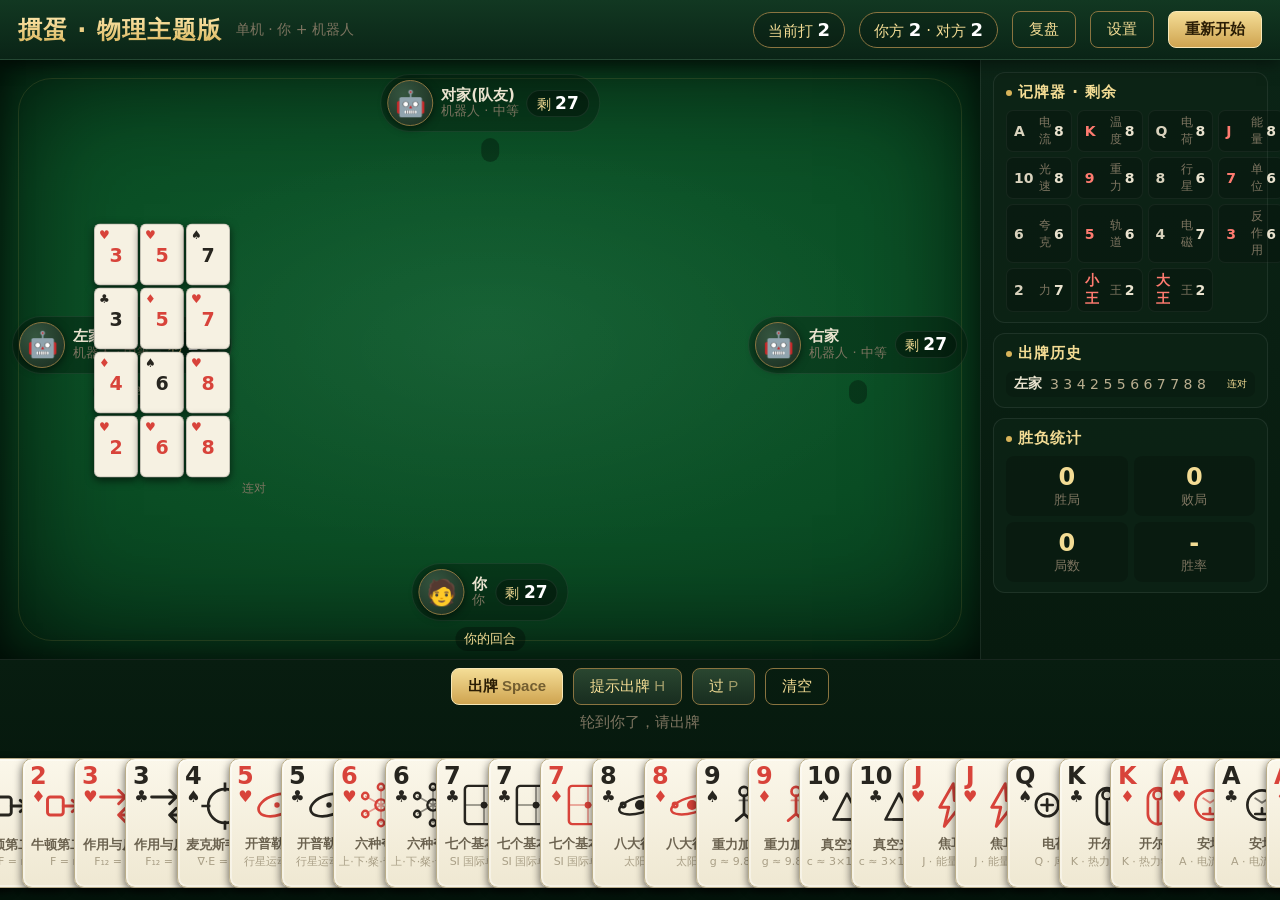
<file: guandan.html>
<!DOCTYPE html>
<html lang="zh-CN">
<head>
<meta charset="UTF-8">
<meta name="viewport" content="width=device-width, initial-scale=1.0">
<title>掼蛋 · 物理主题版（单机对战）</title>
<style>
  :root{
    --felt-1:#0a4d24; --felt-2:#063318; --felt-3:#0d5f2e;
    --gold:#d8b45a; --gold-2:#f3dc94; --gold-dim:#8a7440;
    --ink:#eae3cf; --ink-dim:#b9ae8f; --ink-faint:#7d7460;
    --panel:#0d2416cc; --panel-2:#123022cc; --line:#ffffff14;
    --red:#d8433a; --black:#27251f;
    --card-w:84px; --card-h:118px; --radius:10px;
    --danger:#ff6b5e; --ok:#5ee09a;
  }
  *{box-sizing:border-box; -webkit-tap-highlight-color:transparent;}
  html,body{height:100%; margin:0;}
  body{
    font-family:"PingFang SC","Microsoft YaHei","Segoe UI",system-ui,sans-serif;
    color:var(--ink); background:#04160c; overflow:hidden; user-select:none;
  }
  #app{position:relative; width:100vw; height:100vh; display:flex; flex-direction:column;}

  /* ===== Top bar ===== */
  #topbar{
    position:relative; z-index:20; flex:0 0 52px; display:flex; align-items:center;
    gap:14px; padding:0 18px;
    background:linear-gradient(180deg,#123822,#0a2416);
    border-bottom:1px solid var(--line); box-shadow:0 2px 16px #0008;
  }
  #topbar .logo{font-weight:800; font-size:19px; letter-spacing:1px;
    background:linear-gradient(180deg,#ffe9ae,#d8b45a); -webkit-background-clip:text; background-clip:text; color:transparent;}
  #topbar .sub{color:var(--ink-faint); font-size:12px;}
  .spacer{flex:1;}
  .level-chip{font-size:13px; color:var(--gold-2); padding:5px 12px; border:1px solid var(--gold-dim);
    border-radius:999px; background:#00000030;}
  .level-chip b{font-size:15px; color:#fff;}
  .btn{
    cursor:pointer; border:1px solid var(--gold-dim); color:var(--gold-2);
    background:linear-gradient(180deg,#2a4630,#182d1f); border-radius:8px;
    padding:6px 14px; font-size:13px; transition:transform .08s ease, filter .15s ease, background .15s;
  }
  .btn:hover{filter:brightness(1.15);}
  .btn:active{transform:translateY(1px) scale(.98);}
  .btn.primary{
    background:linear-gradient(180deg,#f4dd96,#cfa450); color:#2a1d05; border-color:#f7e7b6; font-weight:700;
  }
  .btn.ghost{background:transparent;}

  /* ===== Main area ===== */
  #main{position:relative; flex:1; display:flex; min-height:0;}
  #table{
    position:relative; flex:1; min-width:0;
    background:
      radial-gradient(120% 90% at 50% 42%, #0f5c2e 0%, #0a4d24 45%, #052e16 100%);
    box-shadow: inset 0 0 120px #000c, inset 0 0 30px #0008;
    overflow:hidden;
  }
  #table::before{content:""; position:absolute; inset:0; pointer-events:none;
    background:radial-gradient(60% 50% at 50% 48%, #ffffff0a, transparent 70%);}
  #table::after{content:""; position:absolute; inset:18px; pointer-events:none;
    border:1px solid #d8b45a22; border-radius:34px;}

  /* players */
  .player{position:absolute; z-index:5; display:flex; flex-direction:column; align-items:center; gap:6px;
    transition:opacity .3s;}
  .p-info{display:flex; align-items:center; gap:8px; padding:5px 10px 5px 6px; border-radius:999px;
    background:#00000040; border:1px solid #ffffff12;}
  .avatar{width:40px; height:40px; border-radius:50%; display:flex; align-items:center; justify-content:center;
    font-size:21px; background:radial-gradient(circle at 35% 30%, #35553f,#182c1f); border:1px solid var(--gold-dim);
    box-shadow:0 2px 8px #0008;}
  .p-meta{display:flex; flex-direction:column; line-height:1.15;}
  .p-name{font-size:13px; font-weight:700;}
  .p-role{font-size:11px; color:var(--ink-faint);}
  .p-count{font-size:12px; color:var(--gold-2); background:#00000050; border:1px solid #ffffff14;
    padding:2px 9px; border-radius:999px; min-width:34px; text-align:center;}
  .p-count b{font-size:14px; color:#fff;}
  .p-status{font-size:11px; padding:2px 9px; border-radius:999px; background:#00000050; color:var(--ink-dim);
    min-height:20px; display:flex; align-items:center;}
  .p-status.thinking{color:var(--gold-2); animation:blink 1s infinite;}
  .p-status.pass{color:var(--ink-faint);}
  .p-status.finished{color:var(--ok);}
  .p-status.is-turn{outline:1px solid var(--gold); box-shadow:0 0 10px #d8b45a55;}

  .p0{left:50%; bottom:8px; transform:translateX(-50%);}
  .p1{right:12px; top:50%; transform:translateY(-50%);}
  .p2{left:50%; top:14px; transform:translateX(-50%);}
  .p3{left:12px; top:50%; transform:translateY(-50%);}

  /* center trick zones */
  .trick-zone{position:absolute; z-index:6; display:flex; flex-wrap:wrap; justify-content:center; align-content:center;
    gap:2px; pointer-events:none; min-width:60px; min-height:90px;}
  .zone0{left:50%; bottom:150px; transform:translateX(-50%); flex-direction:row; max-width:46%;}
  .zone1{right:140px; top:50%; transform:translateY(-50%); flex-direction:column; max-height:52%;}
  .zone2{left:50%; top:120px; transform:translateX(-50%); flex-direction:row; max-width:46%;}
  .zone3{left:140px; top:50%; transform:translateY(-50%); flex-direction:column; max-height:52%;}
  .zone0 .mini-card{animation:rise .28s ease backwards;}
  .zone2 .mini-card{animation:rise .28s ease backwards;}
  .mini-card{width:44px; height:62px; border-radius:6px; background:var(--card-bg,#f6f1e2);
    border:1px solid #00000033; box-shadow:0 3px 8px #0009; display:flex; align-items:center; justify-content:center;
    position:relative; font-size:0;}
  .mini-card .ms{position:absolute; top:3px; left:4px; font-size:10px;}
  .mini-card .mc{font-size:16px; font-weight:800;}
  .mini-card.red .ms,.mini-card.red .mc{color:var(--red);}
  .mini-card.black .ms,.mini-card.black .mc{color:var(--black);}
  .zone-tag{font-size:10px; color:var(--ink-faint); text-align:center;}

  /* side panel */
  #side{
    flex:0 0 264px; display:flex; flex-direction:column; gap:10px; padding:12px;
    background:linear-gradient(180deg,#0b2416,#071a0e); border-left:1px solid var(--line); overflow-y:auto;
  }
  .panel{background:var(--panel); border:1px solid var(--line); border-radius:12px; padding:10px 12px;}
  .panel h3{margin:0 0 8px; font-size:13px; color:var(--gold-2); letter-spacing:1px;
    display:flex; align-items:center; gap:6px;}
  .panel h3 .dot{width:6px; height:6px; border-radius:50%; background:var(--gold);}

  /* counter */
  #counter{display:grid; grid-template-columns:repeat(4,1fr); gap:5px;}
  .ct{display:flex; align-items:center; justify-content:space-between; gap:3px; font-size:12px;
    padding:3px 7px; border-radius:7px; background:#00000030; border:1px solid #ffffff0d;}
  .ct.red .rk{color:#ff7b70;} .ct.black .rk{color:#d9d2bd;}
  .ct .rk{font-weight:700; min-width:22px;}
  .ct .cn{color:var(--ink-faint); font-size:10px; flex:1;}
  .ct .rm{font-weight:700;} .ct.zero{opacity:.4;}
  .ct.zero .rm{color:var(--danger);}

  /* history */
  #history{display:flex; flex-direction:column; gap:3px; max-height:180px; overflow-y:auto; font-size:12px;}
  .h-row{padding:4px 8px; border-radius:7px; background:#00000024; display:flex; gap:6px; align-items:center;}
  .h-row .hp{font-weight:700; min-width:30px;}
  .h-row .hc{flex:1; color:var(--ink-dim); overflow:hidden; text-overflow:ellipsis; white-space:nowrap;}
  .h-row.pass-row{opacity:.55;}
  .h-row .ht{color:var(--gold-2); font-size:10px;}

  /* stats */
  .stat-grid{display:grid; grid-template-columns:1fr 1fr; gap:6px; font-size:12px;}
  .stat{background:#0000002e; border-radius:8px; padding:7px; text-align:center;}
  .stat b{display:block; font-size:19px; color:var(--gold-2);}
  .stat span{color:var(--ink-faint); font-size:11px;}

  /* ===== bottom: controls + hand ===== */
  #bottom{position:relative; z-index:15; flex:0 0 auto; padding:8px 16px 12px;
    background:linear-gradient(0deg,#04140b,#081d10); border-top:1px solid var(--line);}
  #controls{display:flex; align-items:center; gap:10px; margin-bottom:8px; justify-content:center;}
  #hint{font-size:12px; color:var(--ink-faint); min-height:18px; text-align:center;}
  #hand{position:relative; height:calc(var(--card-h) + 26px); display:flex; justify-content:center; align-items:flex-end;}

  /* cards */
  .card{
    position:relative; width:var(--card-w); height:var(--card-h); flex:0 0 var(--card-w);
    border-radius:var(--radius); cursor:pointer;
    background:linear-gradient(180deg,#fbf7ea,#efe8d2);
    border:1px solid #b9ad8a; box-shadow:0 3px 8px #0009, inset 0 0 0 2px #ffffff66;
    transition:transform .16s cubic-bezier(.2,.9,.3,1.3), box-shadow .16s, margin .16s;
    transform-origin:bottom center; will-change:transform;
    margin-left:calc(var(--card-w) * -0.46);
  }
  .card:first-child{margin-left:0;}
  .card:hover{transform:translateY(-10px); z-index:3;}
  .card.selected{transform:translateY(-24px); box-shadow:0 0 0 2px var(--gold), 0 10px 22px #000c, 0 0 18px #d8b45a66; z-index:4;}
  .card.hint{box-shadow:0 0 0 2px #6fd8ff, 0 10px 22px #000c; animation:hintpulse 1s infinite;}
  .card.shake{animation:shake .4s;}
  .card.back{background:repeating-linear-gradient(45deg,#1d5a34 0 6px,#174a2b 6px 12px);
    border-color:#0f3a20; box-shadow:0 2px 6px #0007;}
  .card.back::after{content:""; position:absolute; inset:5px; border:1px solid #d8b45a44; border-radius:6px;}

  .corner{position:absolute; line-height:1; text-align:center;}
  .corner .rank{font-size:20px; font-weight:800; display:block;}
  .corner .suit{font-size:13px; display:block; margin-top:1px;}
  .corner.tl{top:5px; left:7px;} .corner.br{bottom:5px; right:7px; transform:rotate(180deg);}
  .red .corner{color:var(--red);} .black .corner{color:var(--black);}

  .face{position:absolute; inset:0; display:flex; flex-direction:column; align-items:center; justify-content:center; gap:1px;}
  .phys-icon{width:50px; height:50px; display:flex; align-items:center; justify-content:center;}
  .phys-icon svg{width:48px; height:48px;}
  .card.red .phys-icon{color:var(--red);} .card.black .phys-icon{color:var(--black);}
  .phys-name{font-size:12px; color:#6c6350; font-weight:700; margin-top:3px; line-height:1.1; max-width:82px; text-align:center;}
  .phys-sym{font-size:10px; color:#a99f86; margin-top:2px; max-width:82px; text-align:center; white-space:nowrap; overflow:hidden; text-overflow:ellipsis;}
  .card.wild .phys-icon{color:#b8860b;}
  .card.wild .phys-name{color:#b8860b;}
  .wild-badge{position:absolute; top:3px; right:5px; font-size:9px; color:#8a6d00; background:#ffe9a8;
    border-radius:4px; padding:1px 4px; font-weight:700;}
  .joker-face{position:absolute; inset:0; display:flex; flex-direction:column; align-items:center; justify-content:center;}
  .joker-face svg{width:56px; height:56px; filter:drop-shadow(0 2px 3px #0004);}
  .joker-name{font-size:11px; font-weight:800; color:#7a5b00;}
  .joker-eq{font-size:9px; color:#a08a4e; margin-top:2px;}
  .card.joker-big{background:linear-gradient(180deg,#fffdf3,#f3e3b0); border-color:#c9a227;}
  .card.joker-small{background:linear-gradient(180deg,#f7f3e8,#e6ddc2); border-color:#9f8f60;}

  /* overlay / modal */
  .overlay{position:fixed; inset:0; z-index:100; display:flex; align-items:center; justify-content:center;
    background:#000a; backdrop-filter:blur(4px); opacity:0; pointer-events:none; transition:opacity .25s;}
  .overlay.show{opacity:1; pointer-events:auto;}
  .modal{width:min(560px,92vw); background:linear-gradient(180deg,#12341f,#0a2313); border:1px solid var(--gold-dim);
    border-radius:16px; padding:22px 24px; box-shadow:0 20px 60px #000c; max-height:88vh; overflow:auto;}
  .modal h2{margin:0 0 14px; color:var(--gold-2); font-size:20px; letter-spacing:1px;}
  .modal .row{display:flex; gap:10px; align-items:center; margin:10px 0; flex-wrap:wrap;}
  .modal label{font-size:13px; color:var(--ink-dim); min-width:96px;}
  .difficulty-btn{flex:1; min-width:110px; text-align:center; padding:12px; border-radius:12px; cursor:pointer;
    border:1px solid var(--gold-dim); background:#0000002e; transition:all .15s;}
  .difficulty-btn:hover{filter:brightness(1.1);}
  .difficulty-btn.active{background:linear-gradient(180deg,#f4dd96,#cfa450); color:#2a1d05; border-color:#f7e7b6;}
  .difficulty-btn .d-name{font-size:16px; font-weight:800;}
  .difficulty-btn .d-desc{font-size:11px; margin-top:4px; color:inherit; opacity:.85;}
  .toggle{position:relative; width:46px; height:24px; border-radius:999px; background:#00000050;
    border:1px solid var(--line); cursor:pointer; transition:background .2s; flex:0 0 auto;}
  .toggle::after{content:""; position:absolute; top:2px; left:2px; width:18px; height:18px; border-radius:50%;
    background:#8a9b8f; transition:all .2s;}
  .toggle.on{background:var(--gold);} .toggle.on::after{left:24px; background:#fff;}

  .result-list{display:flex; flex-direction:column; gap:8px; margin:12px 0;}
  .result-row{display:flex; align-items:center; gap:10px; padding:9px 12px; border-radius:10px; background:#00000030;}
  .result-row .rank-badge{width:34px; height:34px; border-radius:50%; display:flex; align-items:center; justify-content:center;
    font-weight:800; background:#00000040; border:1px solid var(--gold-dim);}
  .result-row.head .rank-badge{background:var(--gold); color:#2a1d05;}
  .result-up{font-size:14px; color:var(--gold-2); text-align:center; margin:8px 0;}

  #replay-body{max-height:60vh; overflow:auto;}
  .replay-step{display:flex; gap:8px; align-items:center; padding:6px 9px; border-radius:8px; font-size:13px;}
  .replay-step.current{background:#d8b45a22; outline:1px solid var(--gold-dim);}
  .replay-step .ri{color:var(--ink-faint); min-width:24px;}
  .replay-step .rt{color:var(--ink-dim); flex:1;}

  @keyframes rise{from{opacity:0; transform:translateY(22px) scale(.6);} to{opacity:1; transform:none;}}
  @keyframes shake{0%,100%{transform:translateX(0);} 20%,60%{transform:translateX(-6px);} 40%,80%{transform:translateX(6px);}}
  @keyframes blink{50%{opacity:.4;}}
  @keyframes hintpulse{0%,100%{box-shadow:0 0 0 2px #6fd8ff, 0 10px 22px #000c;} 50%{box-shadow:0 0 0 3px #6fd8ff, 0 10px 26px #000c, 0 0 20px #6fd8ff88;}}
  @keyframes toast-in{from{opacity:0; transform:translateY(-8px);} to{opacity:1; transform:none;}}

  #toast{position:fixed; top:70px; left:50%; transform:translateX(-50%); z-index:200; pointer-events:none;
    display:flex; flex-direction:column; gap:6px; align-items:center;}
  .toast{background:#000000cc; color:var(--gold-2); padding:8px 18px; border-radius:999px; font-size:13px;
    border:1px solid var(--gold-dim); animation:toast-in .2s ease; box-shadow:0 6px 20px #0008;}

  .hidden{display:none !important;}

  /* ===== 全局字号放大（桌面端） ===== */
  :root{--card-w:96px; --card-h:130px;}
  #topbar{flex-basis:60px;}
  #topbar .logo{font-size:24px;}
  #topbar .sub{font-size:14px;}
  .level-chip{font-size:15px; padding:6px 14px;} .level-chip b{font-size:18px;}
  .btn{font-size:15px; padding:8px 16px;}
  .avatar{width:46px; height:46px; font-size:25px;}
  .p-name{font-size:15px;}
  .p-role{font-size:13px;}
  .p-count{font-size:14px;} .p-count b{font-size:17px;}
  .p-status{font-size:13px; min-height:24px;}
  .zone-tag{font-size:12px;}
  #side{flex-basis:300px;}
  .panel h3{font-size:15px;}
  .ct{font-size:14px;} .ct .cn{font-size:12px;}
  #history{font-size:14px;}
  .stat{font-size:14px;} .stat b{font-size:24px;} .stat span{font-size:13px;}
  #hint{font-size:15px;}
  .card .corner .rank{font-size:24px;}
  .card .corner .suit{font-size:16px;}
  .phys-icon{width:56px; height:56px;} .phys-icon svg{width:54px; height:54px;}
  .phys-name{font-size:13px; max-width:88px;}
  .phys-sym{font-size:11px; max-width:88px;}
  .joker-name{font-size:19px; letter-spacing:2px;}
  .joker-eq{font-size:11px;}
  .wild-badge{font-size:11px;}
  .modal h2{font-size:23px;}
  .modal label{font-size:15px; min-width:104px;}
  .difficulty-btn .d-name{font-size:19px;}
  .difficulty-btn .d-desc{font-size:13px;}
  .result-row{font-size:15px;}
  .result-up{font-size:16px;}
  .replay-step{font-size:15px;}
  .toast{font-size:15px; padding:10px 20px;}
  .mini-card .ms{font-size:12px;} .mini-card .mc{font-size:19px;}
  .mini-card.joker-mini .mc{font-size:13px; letter-spacing:-0.5px;}

  @media (max-width:900px){
    :root{--card-w:62px; --card-h:88px;}
    #side{flex-basis:0; display:none;}
    .mini-card{width:34px; height:48px;} .mini-card .mr{font-size:9px;} .mini-card .mc{font-size:12px;}
  }
</style>
</head>
<body>
<div id="app">
  <div id="topbar">
    <span class="logo">掼蛋 · 物理主题版</span>
    <span class="sub">单机 · 你 + 机器人</span>
    <div class="spacer"></div>
    <span class="level-chip">当前打 <b id="lvl-current">2</b></span>
    <span class="level-chip">你方 <b id="lvl-mine">2</b> · 对方 <b id="lvl-opp">2</b></span>
    <button class="btn ghost" id="btn-replay">复盘</button>
    <button class="btn ghost" id="btn-settings">设置</button>
    <button class="btn primary" id="btn-restart">重新开始</button>
  </div>

  <div id="main">
    <div id="table">
      <div class="player p0" id="p0"></div>
      <div class="player p1" id="p1"></div>
      <div class="player p2" id="p2"></div>
      <div class="player p3" id="p3"></div>
      <div class="trick-zone zone0" id="zone0"></div>
      <div class="trick-zone zone1" id="zone1"></div>
      <div class="trick-zone zone2" id="zone2"></div>
      <div class="trick-zone zone3" id="zone3"></div>
    </div>

    <div id="side">
      <div class="panel">
        <h3><span class="dot"></span>记牌器 · 剩余</h3>
        <div id="counter"></div>
      </div>
      <div class="panel">
        <h3><span class="dot"></span>出牌历史</h3>
        <div id="history"><div class="h-row" style="opacity:.5">暂无记录</div></div>
      </div>
      <div class="panel">
        <h3><span class="dot"></span>胜负统计</h3>
        <div class="stat-grid">
          <div class="stat"><b id="st-win">0</b><span>胜局</span></div>
          <div class="stat"><b id="st-loss">0</b><span>败局</span></div>
          <div class="stat"><b id="st-round">0</b><span>局数</span></div>
          <div class="stat"><b id="st-rate">-</b><span>胜率</span></div>
        </div>
      </div>
    </div>
  </div>

  <div id="bottom">
    <div id="controls">
      <button class="btn primary" id="btn-play" style="min-width:96px">出牌 <span style="opacity:.6">Space</span></button>
      <button class="btn" id="btn-hint">提示出牌 <span style="opacity:.6">H</span></button>
      <button class="btn" id="btn-pass">过 <span style="opacity:.6">P</span></button>
      <button class="btn ghost" id="btn-clear">清空</button>
    </div>
    <div id="hint"></div>
    <div id="hand"></div>
  </div>
</div>

<div id="toast"></div>

<!-- Settings modal -->
<div class="overlay" id="ov-settings">
  <div class="modal">
    <h2>设置</h2>
    <div class="row"><label>机器人难度</label></div>
    <div class="row" style="gap:8px">
      <div class="difficulty-btn active" data-d="0"><div class="d-name">简单</div><div class="d-desc">休闲玩家 · 按牌出牌</div></div>
      <div class="difficulty-btn" data-d="1"><div class="d-name">中等</div><div class="d-desc">稳健玩家 · 会记牌留炸</div></div>
      <div class="difficulty-btn" data-d="2"><div class="d-name">困难</div><div class="d-desc">算牌高手 · 配合压制</div></div>
    </div>
    <div class="row"><label>进贡 / 还贡</label><div class="toggle on" id="tg-tribute"></div><span style="font-size:12px;color:var(--ink-faint)">末游向头游进贡最大牌</span></div>
    <div class="row"><label>音效</label><div class="toggle on" id="tg-sound"></div></div>
    <div class="row"><label>动画速度</label>
      <button class="btn" data-speed="1">快</button>
      <button class="btn primary" data-speed="2">标准</button>
      <button class="btn" data-speed="3">慢</button>
    </div>
    <div class="row" style="justify-content:flex-end; margin-top:16px">
      <button class="btn" id="btn-reset-stats">清零统计</button>
      <button class="btn primary" id="btn-close-settings">完成</button>
    </div>
  </div>
</div>

<!-- Replay modal -->
<div class="overlay" id="ov-replay">
  <div class="modal">
    <h2>复盘 · 上一局</h2>
    <div id="replay-body"></div>
    <div class="row" style="justify-content:center; margin-top:14px">
      <button class="btn" id="rp-prev">上一步</button>
      <button class="btn primary" id="rp-next">下一步</button>
      <button class="btn ghost" id="rp-close">关闭</button>
    </div>
  </div>
</div>

<!-- Result modal -->
<div class="overlay" id="ov-result">
  <div class="modal">
    <h2 id="res-title">本局结束</h2>
    <div class="result-list" id="res-list"></div>
    <div class="result-up" id="res-up"></div>
    <div class="row" style="justify-content:center">
      <button class="btn primary" id="btn-next">下一局</button>
    </div>
  </div>
</div>

<script>
"use strict";
/* =========================================================
   掼蛋 · 物理元素版 — 纯客户端单文件
   ========================================================= */

/* ---------- 常量 ---------- */
const SUITS = ['♠','♥','♣','♦'];
const SUIT_IS_RED = [false,true,false,true];
const RANK_LABEL = {2:'2',3:'3',4:'4',5:'5',6:'6',7:'7',8:'8',9:'9',10:'10',11:'J',12:'Q',13:'K',14:'A',15:'小王',16:'大王'};
const PHYSICS = {
  2:{name:'牛顿第二定律', sym:'F = ma', icon:'force', tag:'力'},
  3:{name:'作用与反作用', sym:'F₁₂ = −F₂₁', icon:'reaction', tag:'反作用'},
  4:{name:'麦克斯韦方程', sym:'∇·E = ρ/ε₀', icon:'maxwell', tag:'电磁'},
  5:{name:'开普勒定律', sym:'行星运动定律', icon:'kepler', tag:'轨道'},
  6:{name:'六种夸克', sym:'上·下·粲·奇·顶·底', icon:'quarks', tag:'夸克'},
  7:{name:'七个基本单位', sym:'SI 国际单位制', icon:'si', tag:'单位'},
  8:{name:'八大行星', sym:'太阳系', icon:'planets', tag:'行星'},
  9:{name:'重力加速度', sym:'g ≈ 9.8 m/s²', icon:'gravity', tag:'重力'},
  10:{name:'真空光速', sym:'c ≈ 3×10⁸ m/s', icon:'light', tag:'光速'},
  11:{name:'焦耳', sym:'J · 能量单位', icon:'energy', tag:'能量'},
  12:{name:'电荷', sym:'Q · 库仑', icon:'charge', tag:'电荷'},
  13:{name:'开尔文', sym:'K · 热力学温度', icon:'temp', tag:'温度'},
  14:{name:'安培', sym:'A · 电流单位', icon:'current', tag:'电流'},
};
const P_ICON = {
  force:`<svg viewBox="0 0 48 48"><g fill="none" stroke="currentColor" stroke-width="2.6" stroke-linecap="round" stroke-linejoin="round"><rect x="4" y="16" width="14" height="16" rx="2.5"/><path d="M18 24 H32 M26 19 l6 5 -6 5"/></g></svg>`,
  reaction:`<svg viewBox="0 0 48 48"><g fill="none" stroke="currentColor" stroke-width="2.6" stroke-linecap="round" stroke-linejoin="round"><path d="M5 16 H27 M21 10 l6 6 -6 6"/><path d="M43 32 H21 M27 26 l-6 6 6 6"/></g></svg>`,
  maxwell:`<svg viewBox="0 0 48 48"><g fill="none" stroke="currentColor" stroke-width="2.4"><circle cx="24" cy="24" r="15"/><path d="M24 3 v8 M24 37 v8 M3 24 h8 M37 24 h8"/></g></svg>`,
  kepler:`<svg viewBox="0 0 48 48"><g fill="none" stroke="currentColor" stroke-width="2.4"><ellipse cx="24" cy="24" rx="17" ry="9" transform="rotate(-18 24 24)"/><circle cx="24" cy="24" r="2.4" fill="currentColor" stroke="none"/><circle cx="35" cy="13" r="3.2"/></g></svg>`,
  quarks:`<svg viewBox="0 0 48 48"><g fill="none" stroke="currentColor" stroke-width="2.2"><path d="M24 24 L24 8 M24 24 L38 16 M24 24 L38 32 M24 24 L24 40 M24 24 L10 32 M24 24 L10 16" stroke-width="1.3" opacity=".5"/><circle cx="24" cy="24" r="5"/><circle cx="24" cy="8" r="2.8"/><circle cx="38" cy="16" r="2.8"/><circle cx="38" cy="32" r="2.8"/><circle cx="24" cy="40" r="2.8"/><circle cx="10" cy="32" r="2.8"/><circle cx="10" cy="16" r="2.8"/></g></svg>`,
  si:`<svg viewBox="0 0 48 48"><g fill="none" stroke="currentColor" stroke-width="2.2"><rect x="7" y="7" width="34" height="34" rx="3"/><path d="M7 24 h34 M24 7 v34" stroke-width="1.4" opacity=".55"/><circle cx="24" cy="24" r="3" fill="currentColor" stroke="none"/></g></svg>`,
  planets:`<svg viewBox="0 0 48 48"><g fill="none" stroke="currentColor" stroke-width="2.2"><circle cx="24" cy="24" r="4.5" fill="currentColor" stroke="none"/><ellipse cx="24" cy="24" rx="19" ry="7" transform="rotate(-15 24 24)"/><circle cx="9" cy="24" r="2"/><circle cx="38" cy="24" r="2.6"/></g></svg>`,
  gravity:`<svg viewBox="0 0 48 48"><g fill="none" stroke="currentColor" stroke-width="2.4" stroke-linecap="round"><circle cx="24" cy="11" r="4"/><path d="M24 15 v16 M24 31 l-7 6 M24 31 l7 6"/><path d="M20 19 h8" stroke-width="1.7" opacity=".55"/></g></svg>`,
  light:`<svg viewBox="0 0 48 48"><g fill="none" stroke="currentColor" stroke-width="2.4" stroke-linecap="round" stroke-linejoin="round"><path d="M12 36 L24 13 L36 36 Z"/><path d="M19 36 h10"/></g></svg>`,
  energy:`<svg viewBox="0 0 48 48"><g fill="none" stroke="currentColor" stroke-width="2.6" stroke-linejoin="round"><path d="M26 5 L14 26 H22 L18 43 L36 20 H27 Z"/></g></svg>`,
  charge:`<svg viewBox="0 0 48 48"><g fill="none" stroke="currentColor" stroke-width="2.4" stroke-linecap="round"><circle cx="17" cy="24" r="10"/><path d="M12 24 h10 M17 19 v10"/><path d="M43 16 v16 M35 24 h16"/></g></svg>`,
  temp:`<svg viewBox="0 0 48 48"><g fill="none" stroke="currentColor" stroke-width="2.4" stroke-linecap="round"><rect x="15" y="9" width="18" height="32" rx="9"/><path d="M24 41 V21"/><circle cx="24" cy="15" r="4"/></g></svg>`,
  current:`<svg viewBox="0 0 48 48"><g fill="none" stroke="currentColor" stroke-width="2.4" stroke-linecap="round"><circle cx="24" cy="24" r="13"/><path d="M18 32 h12 M24 32 v-5"/><path d="M24 22 l-6 -4 m6 4 l6 -4" stroke-width="1.8" opacity=".6"/></g></svg>`,
};
const TYPE_NAME = {
  SINGLE:'单张', PAIR:'对子', TRIPLE:'三张', TRIPLE_PAIR:'三带二',
  STRAIGHT:'顺子', PAIR_STRAIGHT:'连对', TRIPLE_STRAIGHT:'钢板',
  BOMB:'炸弹', FOUR_TWO:'四带二', STRAIGHT_FLUSH:'同花顺', JOKER_BOMB:'天王炸'
};
const PLAYER_NAME = ['你','右家','对家(队友)','左家'];
const PLAYER_EMOJI = ['🧑','🤖','🤖','🤖'];
const DIFF_NAMES = ['简单','中等','困难'];

/* ---------- 状态 ---------- */
const settings = { difficulty:1, tribute:true, sound:true, speed:2 };
const state = {
  level:2, teamLevel:[2,2], me:0,
  hands:[[],[],[],[]],
  turn:0, lastPlay:null, lastPlayer:-1, passers:new Set(),
  ranks:[], prevRanks:[], headPlayer:0,
  phase:'idle', firstRound:true,
  trick:[], remaining:{}, history:[],
  log:null, replayIdx:-1,
  selected:new Set(),
};

/* ---------- 工具 ---------- */
const $ = id => document.getElementById(id);
function shuffle(a){ for(let i=a.length-1;i>0;i--){ const j=Math.floor(Math.random()*(i+1)); [a[i],a[j]]=[a[j],a[i]]; } return a; }
let _uid = 0;
function mkCard(s,r){ return {s, r, id:'c'+(++_uid)}; }

function cmpRank(r){
  if(r===16) return 17;
  if(r===15) return 16;
  if(r===state.level) return 15;
  return r;
}
function isWild(c){ return c.s===1 && c.r===state.level; }
function isBombType(t){ return t==='BOMB'||t==='STRAIGHT_FLUSH'||t==='JOKER_BOMB'; }

function buildDeck(){
  const d=[];
  for(let k=0;k<2;k++){
    for(let s=0;s<4;s++) for(let r=2;r<=14;r++) d.push(mkCard(s,r));
    d.push(mkCard(4,15)); d.push(mkCard(4,16));
  }
  return d;
}
function sortHand(h){ h.sort((a,b)=>(a.r-b.r)||(a.s-b.s)); return h; }

/* ---------- 规则引擎 ---------- */
function isConsecutive(ranks){
  if(ranks[0]<3 || ranks[ranks.length-1]>14) return false;
  for(let i=1;i<ranks.length;i++) if(ranks[i]!==ranks[i-1]+1) return false;
  return true;
}

function identifyConcrete(cards){
  const n = cards.length;
  if(n===0) return null;
  const count = new Map();
  for(const c of cards){ if(!count.has(c.r)) count.set(c.r,[]); count.get(c.r).push(c); }
  const ranks = [...count.keys()].sort((a,b)=>a-b);
  const m = ranks.length;
  const mk = (type,rank,length)=>({type, cards, rank, length});

  // 天王炸
  if(n===4 && m===2 && ranks[0]===15 && ranks[1]===16 && count.get(15).length===2 && count.get(16).length===2)
    return mk('JOKER_BOMB', 16, 4);
  // 炸弹（同点数 4 张及以上）
  if(m===1 && n>=4 && ranks[0]<=14) return mk('BOMB', cmpRank(ranks[0]), n);
  // 同花顺
  if(n===5 && m===5 && isConsecutive(ranks)){
    const s0 = cards[0].s;
    if(s0<=3 && cards.every(c=>c.s===s0)) return mk('STRAIGHT_FLUSH', ranks[4], 5);
  }
  // 四带二（6 张：4+2单 或 4+对；8 张：4+两对）
  if(n===6){
    const c4 = ranks.find(r=>count.get(r).length===4);
    if(c4!==undefined) return mk('FOUR_TWO', cmpRank(c4), 6);
  }
  if(n===8 && m===3){
    const c4 = ranks.find(r=>count.get(r).length===4);
    const pairs = ranks.filter(r=>r!==c4 && count.get(r).length===2);
    if(c4!==undefined && pairs.length===2) return mk('FOUR_TWO', cmpRank(c4), 8);
  }
  // 三带二
  if(n===5 && m===2){
    const t = ranks.find(r=>count.get(r).length===3 && r<=14);
    const p = ranks.find(r=>r!==t && count.get(r).length===2 && r<=14);
    if(t!==undefined && p!==undefined) return mk('TRIPLE_PAIR', cmpRank(t), 5);
  }
  // 钢板
  if(n>=6 && n%3===0 && m===n/3 && ranks.every(r=>count.get(r).length===3) && isConsecutive(ranks))
    return mk('TRIPLE_STRAIGHT', ranks[ranks.length-1], n);
  // 连对
  if(n>=6 && n%2===0 && m===n/2 && ranks.every(r=>count.get(r).length===2) && isConsecutive(ranks))
    return mk('PAIR_STRAIGHT', ranks[ranks.length-1], n);
  // 顺子
  if(n>=5 && m===n && isConsecutive(ranks)) return mk('STRAIGHT', ranks[ranks.length-1], n);
  // 三张
  if(n===3 && m===1 && ranks[0]<=14) return mk('TRIPLE', cmpRank(ranks[0]), 3);
  // 对子
  if(n===2 && m===1 && ranks[0]<=14) return mk('PAIR', cmpRank(ranks[0]), 2);
  // 单张
  if(n===1) return mk('SINGLE', cmpRank(ranks[0]), 1);
  return null;
}

function comboPriority(c){
  const p = {JOKER_BOMB:10,BOMB:9,STRAIGHT_FLUSH:8,FOUR_TWO:7,TRIPLE_STRAIGHT:6,PAIR_STRAIGHT:5,STRAIGHT:4,TRIPLE_PAIR:3,TRIPLE:2,PAIR:1,SINGLE:0};
  return p[c.type];
}

function identifyCombo(cards){
  const wilds = cards.filter(isWild);
  if(wilds.length===0) return identifyConcrete(cards);
  const nats = cards.filter(c=>!isWild(c));
  let best = null;
  const opts = [];
  for(let r=2;r<=14;r++) for(let s=0;s<4;s++) opts.push({r,s});
  let combos = [[]];
  for(let i=0;i<wilds.length;i++){
    const next = [];
    for(const cur of combos) for(const o of opts) next.push(cur.concat([o]));
    combos = next;
  }
  for(const asg of combos){
    const resolved = nats.concat(wilds.map((w,i)=>({s:asg[i].s, r:asg[i].r, id:w.id})));
    const c = identifyConcrete(resolved);
    if(c){
      c.cards = cards;
      if(!best || comboPriority(c)>comboPriority(best) || (comboPriority(c)===comboPriority(best) && c.rank>best.rank)) best = c;
    }
  }
  return best;
}

function powerOf(c){
  c = comboOf(c);
  if(c.type==='JOKER_BOMB') return 1000000;
  if(c.type==='STRAIGHT_FLUSH') return 55000 + c.rank;
  if(c.type==='BOMB') return c.length*10000 + c.rank;
  return c.rank;
}

// 兼容两种形态：直接传入 combo，或传入 {player, combo} 包装对象
function comboOf(x){ return (x && x.combo) ? x.combo : x; }

function canBeat(combo, last){
  last = comboOf(last);
  if(!last) return true;
  if(combo.type==='JOKER_BOMB') return last.type!=='JOKER_BOMB';
  if(isBombType(combo.type)){
    if(isBombType(last.type)) return powerOf(combo)>powerOf(last);
    return true;
  }
  if(isBombType(last.type)) return false;
  if(combo.type!==last.type) return false;
  if(combo.length!==last.length) return false;
  return combo.rank > last.rank;
}

/* ---------- 出牌枚举（供 AI / 提示） ---------- */
function enumerateCombos(hand){
  const wilds = hand.filter(isWild);
  const nats = hand.filter(c=>!isWild(c));
  const w = wilds.length;
  const byRank = new Map();
  for(const c of nats){ if(!byRank.has(c.r)) byRank.set(c.r,[]); byRank.get(c.r).push(c); }
  const res = [];
  const seen = new Set();
  const add = (type,cards,rank,length)=>{
    const key = type+'|'+rank+'|'+length+'|'+cards.map(c=>c.id).sort().join(',');
    if(seen.has(key)) return; seen.add(key);
    res.push({type,cards,rank,length});
  };

  // 单张
  for(const r of byRank.keys()) add('SINGLE',[byRank.get(r)[0]],cmpRank(r),1);
  for(const c of nats) if(c.r>=15) add('SINGLE',[c],cmpRank(c.r),1);
  for(const wc of wilds) add('SINGLE',[wc],cmpRank(state.level),1);

  // 对子 / 三张 / 炸弹
  for(let r=2;r<=14;r++){
    const cs = byRank.get(r)||[];
    const c = cs.length;
    if(c+w>=2){ const need=Math.max(0,2-c); add('PAIR', cs.slice(0,2).concat(wilds.slice(0,need)), cmpRank(r), 2); }
    if(c+w>=3){ const need=Math.max(0,3-c); add('TRIPLE', cs.slice(0,3).concat(wilds.slice(0,need)), cmpRank(r), 3); }
    if(c+w>=4){
      for(let s=4;s<=c+w;s++){
        const minX=Math.max(1, s-w), maxX=Math.min(c,s);
        for(let x=minX;x<=maxX;x++) add('BOMB', cs.slice(0,x).concat(wilds.slice(0,s-x)), cmpRank(r), s);
      }
    }
  }
  if(w>=4) add('BOMB', wilds.slice(0,w), cmpRank(state.level), w);

  // 顺子
  for(let L=5;L<=12;L++) for(let st=3;st+L-1<=14;st++){
    let wi=0, ok=true; const chosen=[];
    for(let r=st;r<st+L;r++){
      const cs=byRank.get(r);
      if(cs && cs.length>=1) chosen.push(cs[0]);
      else { if(wi>=w){ok=false;break;} chosen.push(wilds[wi++]); }
    }
    if(ok) add('STRAIGHT', chosen, st+L-1, L);
  }
  // 连对
  for(let m=3;m<=12;m++) for(let st=3;st+m-1<=14;st++){
    let wi=0, ok=true; const chosen=[];
    for(let r=st;r<st+m;r++){
      const cs=byRank.get(r)||[]; const need=2-Math.min(2,cs.length);
      if(wi+need>w){ok=false;break;}
      for(let k=0;k<Math.min(2,cs.length);k++) chosen.push(cs[k]);
      for(let k=0;k<need;k++) chosen.push(wilds[wi++]);
    }
    if(ok) add('PAIR_STRAIGHT', chosen, st+m-1, 2*m);
  }
  // 钢板
  for(let m=2;m<=12;m++) for(let st=3;st+m-1<=14;st++){
    let wi=0, ok=true; const chosen=[];
    for(let r=st;r<st+m;r++){
      const cs=byRank.get(r)||[]; const need=3-Math.min(3,cs.length);
      if(wi+need>w){ok=false;break;}
      for(let k=0;k<Math.min(3,cs.length);k++) chosen.push(cs[k]);
      for(let k=0;k<need;k++) chosen.push(wilds[wi++]);
    }
    if(ok) add('TRIPLE_STRAIGHT', chosen, st+m-1, 3*m);
  }
  // 同花顺
  for(let s=0;s<4;s++){
    const sr = new Map();
    for(const c of nats) if(c.s===s && c.r>=3 && c.r<=14) sr.set(c.r, c);
    for(let st=3;st+4<=14;st++){
      let wi=0, ok=true; const chosen=[];
      for(let r=st;r<st+5;r++){
        if(sr.has(r)) chosen.push(sr.get(r));
        else { if(wi>=w){ok=false;break;} chosen.push(wilds[wi++]); }
      }
      if(ok) add('STRAIGHT_FLUSH', chosen, st+4, 5);
    }
  }
  // 三带二
  for(let X=2;X<=14;X++){
    const cx=(byRank.get(X)||[]).length;
    for(let kx=Math.max(0,3-cx);kx<=w;kx++){
      if(cx+kx<3) continue;
      const remW=w-kx;
      for(let Y=2;Y<=14;Y++){
        if(Y===X) continue;
        const cy=(byRank.get(Y)||[]).length; const ky=Math.max(0,2-cy);
        if(ky<=remW && cy+ky>=2){
          const cards=(byRank.get(X)||[]).slice(0,3).concat(wilds.slice(0,kx))
            .concat((byRank.get(Y)||[]).slice(0,2)).concat(wilds.slice(kx,kx+ky));
          add('TRIPLE_PAIR', cards, cmpRank(X), 5);
        }
      }
    }
  }
  // 四带二
  for(let X=2;X<=14;X++){
    const cs=byRank.get(X)||[]; const cx=cs.length; const kx=Math.max(0,4-cx);
    if(kx>w || cx+kx<4) continue;
    const four=cs.slice(0,4).concat(wilds.slice(0,kx));
    const others=nats.filter(c=>c.r!==X && c.r<=14).sort((a,b)=>cmpRank(a.r)-cmpRank(b.r));
    if(others.length>=2) add('FOUR_TWO', four.concat(others.slice(0,2)), cmpRank(X), 6);
    const pairs=[];
    for(let Y=2;Y<=14;Y++) if(Y!==X && (byRank.get(Y)||[]).length>=2) pairs.push((byRank.get(Y)).slice(0,2));
    pairs.sort((a,b)=>cmpRank(a[0].r)-cmpRank(b[0].r));
    if(pairs.length>=2) add('FOUR_TWO', four.concat(pairs[0],pairs[1]), cmpRank(X), 8);
  }
  // 天王炸
  const bigs=nats.filter(c=>c.r===16).length, smalls=nats.filter(c=>c.r===15).length;
  if(bigs===2 && smalls===2) add('JOKER_BOMB', nats.filter(c=>c.r>=15), 16, 4);

  return res;
}

/* ---------- AI ---------- */
function smallestByPower(list){ let b=list[0]; for(const c of list) if(powerOf(c)<powerOf(b)) b=c; return b; }
function randomPick(list){ return list[Math.floor(Math.random()*list.length)]; }

function handStrength(hand){
  let s=0;
  for(const c of enumerateCombos(hand)){
    if(c.type==='JOKER_BOMB') s+=10;
    else if(c.type==='BOMB') s+=2+(c.length-4);
    else if(c.type==='STRAIGHT_FLUSH') s+=4;
    else if(c.type==='STRAIGHT'||c.type==='PAIR_STRAIGHT'||c.type==='TRIPLE_STRAIGHT') s+=1;
  }
  for(const c of hand) if(cmpRank(c.r)>=15) s+=0.5;
  return s;
}

function chooseLead(combos, hand, difficulty){
  const nonBomb = combos.filter(c=>!isBombType(c.type));
  if(difficulty===0){
    const singles=nonBomb.filter(c=>c.type==='SINGLE').sort((a,b)=>powerOf(a)-powerOf(b));
    if(singles.length) return {action:'play', combo:singles[0]};
    return {action:'play', combo: smallestByPower(nonBomb.length?nonBomb:combos)};
  }
  if(difficulty===1){
    const multis=nonBomb.filter(c=>['STRAIGHT','PAIR_STRAIGHT','TRIPLE_STRAIGHT','TRIPLE_PAIR'].includes(c.type));
    if(multis.length){
      multis.sort((a,b)=> b.cards.length-a.cards.length || powerOf(a)-powerOf(b));
      return {action:'play', combo:multis[0]};
    }
    return {action:'play', combo: smallestByPower(nonBomb.length?nonBomb:combos)};
  }
  // 困难
  if(hand.length<=6){
    const sorted=nonBomb.sort((a,b)=>powerOf(b)-powerOf(a));
    if(sorted.length) return {action:'play', combo:sorted[0]};
  }
  const multis=nonBomb.filter(c=>['STRAIGHT','PAIR_STRAIGHT','TRIPLE_STRAIGHT'].includes(c.type));
  if(multis.length && Math.random()<0.7){
    multis.sort((a,b)=> b.cards.length-a.cards.length || powerOf(a)-powerOf(b));
    return {action:'play', combo:multis[0]};
  }
  const singles=nonBomb.filter(c=>c.type==='SINGLE').sort((a,b)=>powerOf(a)-powerOf(b));
  if(singles.length) return {action:'play', combo:singles[0]};
  return {action:'play', combo: smallestByPower(nonBomb.length?nonBomb:combos)};
}

function chooseEasy(beaters, combos){
  if(beaters.length===0) return {action:'pass'};
  if(Math.random()<0.08) return {action:'pass'};
  if(Math.random()<0.1){
    const bombs=beaters.filter(c=>isBombType(c.type));
    if(bombs.length) return {action:'play', combo:randomPick(bombs)};
  }
  return {action:'play', combo:smallestByPower(beaters)};
}

function chooseMedium(beaters, combos, isPartner, hand, state, last){
  if(beaters.length===0) return {action:'pass'};
  if(isPartner){
    if(last && isBombType(last.type)) return {action:'pass'};
    if(Math.random()<0.12){ const nb=beaters.filter(c=>!isBombType(c.type)); if(nb.length) return {action:'play',combo:smallestByPower(nb)}; }
    return {action:'pass'};
  }
  const nb=beaters.filter(c=>!isBombType(c.type));
  const bombs=beaters.filter(c=>isBombType(c.type));
  if(isBombType(last.type)){
    if(bombs.length && (hand.length<=4 || state.oppClose || Math.random()<0.5)) return {action:'play',combo:smallestByPower(bombs)};
    return {action:'pass'};
  }
  if(nb.length){
    const best=smallestByPower(nb);
    if(!(state.oppClose) && (best.rank-last.rank)>5 && Math.random()<0.5) return {action:'pass'};
    return {action:'play', combo:best};
  }
  if(bombs.length && (hand.length<=4 || state.oppClose)) return {action:'play',combo:smallestByPower(bombs)};
  return {action:'pass'};
}

function chooseHard(beaters, combos, isPartner, hand, me, state, last){
  if(beaters.length===0) return {action:'pass'};
  const nb=beaters.filter(c=>!isBombType(c.type));
  const bombs=beaters.filter(c=>isBombType(c.type));
  const oppClose = state.oppClose;

  if(isPartner){
    if(isBombType(last.type)) return {action:'pass'};
    // 队友打出的牌不错就过；若我能以极小代价接管且手牌极强，偶尔接管
    const strong = handStrength(hand) > 6;
    if(strong && nb.length && last.rank<=12 && Math.random()<0.12){
      return {action:'play', combo:smallestByPower(nb)};
    }
    return {action:'pass'};
  }
  // 对手打出的牌
  if(isBombType(last.type)){
    if(oppClose || hand.length<=5){
      if(bombs.length) return {action:'play', combo:smallestByPower(bombs)};
    }
    return {action:'pass'};
  }
  if(nb.length){
    const best=smallestByPower(nb);
    const cost = best.rank - last.rank;
    if(oppClose || cost<=4 || hand.length<=6) return {action:'play', combo:best};
    if(cost>6 && Math.random()<0.6) return {action:'pass'};
    return {action:'play', combo:best};
  }
  if(bombs.length && (oppClose || hand.length<=4)) return {action:'play', combo:smallestByPower(bombs)};
  return {action:'pass'};
}

function chooseAiMove(hand, last, lastPlayer, me, difficulty, st){
  last = comboOf(last);   // 统一成 combo 形态（关键：否则 last.type/rank 为 undefined）
  // 上家（对手）是否快出完
  st.oppClose = !!(last && lastPlayer>=0 && (lastPlayer%2)!==(me%2) && st.hands[lastPlayer].length<=3);
  const combos = enumerateCombos(hand);
  const beaters = last ? combos.filter(c=>canBeat(c,last)) : combos;
  if(!last) return chooseLead(combos, hand, difficulty);
  const isPartner = (lastPlayer%2)===(me%2);
  if(difficulty===0) return chooseEasy(beaters, combos);
  if(difficulty===1) return chooseMedium(beaters, combos, isPartner, hand, st, last);
  return chooseHard(beaters, combos, isPartner, hand, me, st, last);
}

/* ---------- 记牌 ---------- */
function initRemaining(){
  state.remaining={};
  for(let r=2;r<=14;r++) state.remaining[r]=8;
  state.remaining[15]=2; state.remaining[16]=2;
}
function consumeCards(cards){ for(const c of cards) if(state.remaining[c.r]!=null) state.remaining[c.r]--; }

/* ---------- 音效 ---------- */
let actx=null;
function audio(){
  if(!settings.sound) return;
  if(!actx){ try{ actx=new (window.AudioContext||window.webkitAudioContext)(); }catch(e){} }
  if(!actx) return;
  return actx;
}
function tone(freq,dur,type='sine',gain=0.08,when=0){
  try{
    const a=audio(); if(!a) return;
    const t=a.currentTime+when;
    const o=a.createOscillator(), g=a.createGain();
    o.type=type; o.frequency.value=freq;
    g.gain.setValueAtTime(0.0001,t); g.gain.exponentialRampToValueAtTime(gain,t+0.01);
    g.gain.exponentialRampToValueAtTime(0.0001,t+dur);
    o.connect(g); g.connect(a.destination); o.start(t); o.stop(t+dur+0.02);
  }catch(e){}
}
const sfx = {
  select(){ tone(660,0.05,'sine',0.04); },
  deal(){ tone(340,0.06,'triangle',0.05); },
  play(){ tone(240,0.07,'triangle',0.06); tone(320,0.06,'triangle',0.05,0.05); },
  pass(){ tone(160,0.08,'sine',0.04); },
  bomb(){ tone(90,0.3,'sawtooth',0.1); tone(70,0.3,'square',0.08,0.05); },
  flush(){ tone(500,0.12,'sine',0.08); tone(700,0.12,'sine',0.08,0.08); },
  error(){ tone(120,0.16,'square',0.06); },
  win(){ [523,659,784,1047].forEach((f,i)=>tone(f,0.16,'sine',0.09,i*0.12)); },
};

/* ---------- 渲染 ---------- */
const cardEls = new Map(); // uid -> element (hand)

function rankText(r){ return RANK_LABEL[r]||r; }
function suitChar(s){ return s<=3 ? SUITS[s] : '★'; }
function isRedCard(c){ return c.s===4 ? (c.r===16) : SUIT_IS_RED[c.s]; }

function miniCardHTML(c){
  const red = isRedCard(c);
  const cls = red?'red':'black';
  if(c.s===4){ return `<div class="mini-card ${cls} joker-mini" style="--card-bg:${c.r===16?'#f3e3b0':'#e6ddc2'}"><span class="ms">★</span><span class="mc">${c.r===16?'大王':'小王'}</span></div>`; }
  return `<div class="mini-card ${cls}"><span class="ms">${suitChar(c.s)}</span><span class="mc">${rankText(c.r)}</span></div>`;
}

function jokerSVG(big){
  if(big){
    // 爱因斯坦
    return `<svg viewBox="0 0 100 100"><circle cx="50" cy="46" r="24" fill="#f0d4b0" stroke="#c9a227"/>
      <path d="M28 40 Q26 18 50 17 Q74 18 72 40 Q60 28 50 30 Q40 28 28 40Z" fill="#f7f3ea" stroke="#cfc6ad"/>
      <path d="M28 40 Q30 22 50 20 M34 34 Q34 22 44 21 M66 34 Q66 22 56 21 M72 40 Q70 24 58 20" fill="none" stroke="#d8d2c0" stroke-width="2.4"/>
      <circle cx="42" cy="46" r="2.6" fill="#3a3126"/><circle cx="58" cy="46" r="2.6" fill="#3a3126"/>
      <path d="M50 52 Q46 55 50 56 Q54 55 50 52" fill="none" stroke="#8a7a5c" stroke-width="1.8"/>
      <path d="M38 60 Q50 66 62 60 M40 64 Q50 72 60 64" fill="none" stroke="#cbb690" stroke-width="4" stroke-linecap="round"/>
      <path d="M50 57 L50 62" stroke="#a08a5c" stroke-width="1.4"/>
      <text x="50" y="92" font-size="12" text-anchor="middle" fill="#7a5b00" font-weight="700">爱因斯坦</text></svg>`;
  }
  // 杨振宁
  return `<svg viewBox="0 0 100 100"><circle cx="50" cy="46" r="24" fill="#f0d4b0" stroke="#9f8f60"/>
      <path d="M27 34 Q26 22 50 22 Q74 22 73 34 Q62 26 50 27 Q38 26 27 34Z" fill="#e8e4da" stroke="#c9c3b4"/>
      <rect x="36" y="43" width="12" height="9" rx="4" fill="none" stroke="#4a5560" stroke-width="2"/>
      <rect x="52" y="43" width="12" height="9" rx="4" fill="none" stroke="#4a5560" stroke-width="2"/>
      <line x1="48" y1="47.5" x2="52" y2="47.5" stroke="#4a5560" stroke-width="2"/>
      <circle cx="42" cy="47" r="1.8" fill="#3a3126"/><circle cx="58" cy="47" r="1.8" fill="#3a3126"/>
      <path d="M46 57 Q50 60 54 57" fill="none" stroke="#8a7a5c" stroke-width="1.8"/>
      <text x="50" y="92" font-size="12" text-anchor="middle" fill="#6d5c30" font-weight="700">杨振宁</text></svg>`;
}

function makeCardEl(c, faceUp=true){
  const div=document.createElement('div');
  div.className='card';
  if(!faceUp){ div.className+=' back'; div.dataset.uid=c.id; return div; }
  const red=isRedCard(c);
  div.className += red?' red':' black';
  if(c.s===4){
    div.className += c.r===16?' joker-big':' joker-small';
    div.innerHTML=`<div class="corner tl"><span class="rank">${rankText(c.r)}</span></div>
      <div class="corner br"><span class="rank">${rankText(c.r)}</span></div>
      <div class="joker-face">
        <div class="joker-name">${c.r===16?'大王':'小王'}</div>
        ${jokerSVG(c.r===16)}
        <div class="joker-eq">${c.r===16?'E = mc²':'宇称不守恒'}</div>
      </div>`;
  } else {
    const p=PHYSICS[c.r];
    const wild=isWild(c);
    if(wild) div.className+=' wild';
    div.innerHTML=`<div class="corner tl"><span class="rank">${rankText(c.r)}</span><span class="suit">${suitChar(c.s)}</span></div>
      <div class="corner br"><span class="rank">${rankText(c.r)}</span><span class="suit">${suitChar(c.s)}</span></div>
      ${wild?'<span class="wild-badge">逢人配</span>':''}
      <div class="face">
        <div class="phys-icon">${P_ICON[p.icon]}</div>
        <div class="phys-name">${p.name}</div>
        <div class="phys-sym">${p.sym}</div>
      </div>`;
  }
  div.dataset.uid=c.id;
  return div;
}

function renderPlayers(){
  const names=['你','右家','对家(队友)','左家'];
  const rankNames=['头游','二游','三游','末游'];
  const activeTurn = state.phase==='playing' ? state.turn : -1;
  for(let i=0;i<4;i++){
    const el=$('p'+i);
    const hand=state.hands[i]||[];
    const finished=state.ranks.includes(i);
    const rankIdx=state.ranks.indexOf(i);
    let status='', cls='';
    if(finished){ status=rankNames[rankIdx]; cls='finished'; }
    else if(activeTurn===i && state.phase==='playing'){ status = i===state.me ? '你的回合' : '思考中…'; cls='thinking'; }
    else if(state.lastPlayer===i && state.phase==='playing'){ status='已出牌'; }
    const role = i===state.me ? '你' : `机器人 · ${DIFF_NAMES[settings.difficulty]}`;
    el.innerHTML=`<div class="p-info">
        <div class="avatar">${PLAYER_EMOJI[i]}</div>
        <div class="p-meta"><span class="p-name">${names[i]}</span><span class="p-role">${role}</span></div>
        <div class="p-count">剩 <b>${finished?0:hand.length}</b></div>
      </div>
      <div class="p-status ${cls}">${status}</div>`;
  }
}

function renderHand(){
  const wrap=$('hand'); wrap.innerHTML='';
  const hand=state.hands[state.me];
  sortHand(hand);
  for(const c of hand){
    const el=makeCardEl(c);
    if(state.selected.has(c.id)) el.classList.add('selected');
    if(state.hintIds && state.hintIds.has(c.id)) el.classList.add('hint');
    el.addEventListener('click', ()=> onCardClick(c.id));
    wrap.appendChild(el);
    cardEls.set(c.id, el);
  }
}

function renderTrick(){
  const zones={0:$('zone0'),1:$('zone1'),2:$('zone2'),3:$('zone3')};
  for(let i=0;i<4;i++) zones[i].innerHTML='';
  if(state.lastPlay){
    const z=zones[state.lastPlay.player];
    z.innerHTML = state.lastPlay.combo.cards.map(miniCardHTML).join('')+
      `<div class="zone-tag" style="width:100%">${TYPE_NAME[state.lastPlay.combo.type]}</div>`;
  }
  for(const p of state.passers){
    zones[p].innerHTML = `<div class="zone-tag">过</div>`;
  }
}

function renderCounter(){
  const el=$('counter'); el.innerHTML='';
  const order=[14,13,12,11,10,9,8,7,6,5,4,3,2,15,16];
  for(const r of order){
    const n=state.remaining[r];
    const red = r===15||r===16 ? true : (r%2===1);
    const label = r===15?'小王':r===16?'大王':rankText(r);
    const cn = r>=15? '王' : (PHYSICS[r]?PHYSICS[r].tag:'');
    el.innerHTML+=`<div class="ct ${red?'red':'black'} ${n===0?'zero':''}"><span class="rk">${label}</span><span class="cn">${cn}</span><span class="rm">${n}</span></div>`;
  }
}

function renderHistory(){
  const el=$('history'); el.innerHTML='';
  const hist=state.history.slice(-40).reverse();
  if(!hist.length){ el.innerHTML='<div class="h-row" style="opacity:.5">暂无记录</div>'; return; }
  for(const h of hist){
    if(h.kind==='pass') el.innerHTML+=`<div class="h-row pass-row"><span class="hp">${PLAYER_NAME[h.player]}</span><span class="hc">过</span></div>`;
    else el.innerHTML+=`<div class="h-row"><span class="hp">${PLAYER_NAME[h.player]}</span><span class="hc">${h.cards.map(rankText).join(' ')}</span><span class="ht">${TYPE_NAME[h.type]}</span></div>`;
  }
}

function renderLevel(){
  $('lvl-current').textContent = rankText(state.level);
  $('lvl-mine').textContent = rankText(state.teamLevel[0]);
  $('lvl-opp').textContent = rankText(state.teamLevel[1]);
}

function render(){
  renderPlayers(); renderHand(); renderTrick(); renderCounter(); renderHistory(); renderLevel();
}

/* ---------- 交互 ---------- */
function onCardClick(uid){
  const el=cardEls.get(uid);
  if(!el) return;
  if(state.selected.has(uid)){ state.selected.delete(uid); el.classList.remove('selected'); }
  else { state.selected.add(uid); el.classList.add('selected'); sfx.select(); }
  updateHint('');
}

function clearSelection(){ state.selected.clear(); state.hintIds=null; renderHand(); updateHint(''); }

function selectedCards(){
  return state.hands[state.me].filter(c=>state.selected.has(c.id));
}

function updateHint(msg){ $('hint').textContent = msg; }

function humanPlay(){
  const sel=selectedCards();
  if(sel.length===0){ updateHint('请先选牌'); return; }
  const combo=identifyCombo(sel);
  if(!combo){ updateHint('❌ 不是合法的牌型'); shakeHand(); sfx.error(); return; }
  if(!canBeat(combo, state.lastPlay)){ updateHint(`❌ 管不住上家的牌（需要 > ${describeLast()}）`); shakeHand(); sfx.error(); return; }
  applyPlay(state.me, combo);
}

function describeLast(){
  if(!state.lastPlay) return '';
  return TYPE_NAME[state.lastPlay.combo.type];
}

function shakeHand(){
  for(const [id,el] of cardEls){ if(state.selected.has(id)){ el.classList.remove('shake'); void el.offsetWidth; el.classList.add('shake'); } }
}

function humanPass(){
  if(!state.lastPlay || state.lastPlayer===state.me){ updateHint('现在是你的回合，请出牌'); return; }
  applyPass(state.me);
}

/* ---------- 提示出牌（独立于 AI 策略，尽量枚举全部可出组合） ---------- */
function hintUsesWild(c){ return c.cards.some(isWild); }

function hintBreaksBomb(c, hand){
  // 出某点数的“部分牌”会导致该点数剩余不足 4 张（拆散炸弹）
  const handCount = new Map();
  for(const x of hand) if(x.r<=14) handCount.set(x.r, (handCount.get(x.r)||0)+1);
  const comboCount = new Map();
  for(const x of c.cards) if(x.r<=14) comboCount.set(x.r, (comboCount.get(x.r)||0)+1);
  for(const [r, cnt] of comboCount){
    const total = handCount.get(r)||0;
    if(total>=4 && cnt>0 && cnt<total && (total-cnt)<4) return true;
  }
  return false;
}

function hintForLead(hand){
  const combos = enumerateCombos(hand);
  const nonBomb = combos.filter(c=>!isBombType(c.type));
  // 优先：不用逢人配、不拆炸弹
  const safe = nonBomb.filter(c=>!hintUsesWild(c) && !hintBreaksBomb(c, hand));
  const pool = safe.length ? safe : nonBomb;
  // 领出优先脱手：顺子/连对/钢板/三带二 > 小单张
  const multis = pool.filter(c=>['STRAIGHT','PAIR_STRAIGHT','TRIPLE_STRAIGHT','TRIPLE_PAIR'].includes(c.type));
  if(multis.length){
    multis.sort((a,b)=> b.cards.length-a.cards.length || powerOf(a)-powerOf(b));
    return multis[0];
  }
  const singles = pool.filter(c=>c.type==='SINGLE').sort((a,b)=>powerOf(a)-powerOf(b));
  if(singles.length) return singles[0];
  return smallestByPower(pool.length ? pool : combos);
}

function hintForFollow(hand, last){
  const combos = enumerateCombos(hand);
  const beaters = combos.filter(c=>canBeat(c,last));
  if(beaters.length===0) return null;
  const nonBomb = beaters.filter(c=>!isBombType(c.type));
  if(nonBomb.length){
    // 最小代价管住：优先不用逢人配、不拆炸弹的普通牌
    const safe = nonBomb.filter(c=>!hintUsesWild(c) && !hintBreaksBomb(c, hand));
    const pool = safe.length ? safe : nonBomb;
    return smallestByPower(pool);
  }
  return smallestByPower(beaters); // 只有炸弹/同花顺/天王炸能管
}

function humanHint(){
  if(state.turn!==state.me || state.phase!=='playing') return;
  const hand = state.hands[state.me];
  const last = comboOf(state.lastPlay);
  let combo=null, msg='';
  if(last){
    const beaters = enumerateCombos(hand).filter(c=>canBeat(c,last));
    if(beaters.length===0){ updateHint('💡 没有合适的牌可管，建议点「过」'); return; }
    combo = hintForFollow(hand, last);
    if(beaters.length===1){
      msg = '⚠️ 当前只有这一种出牌机会，评估风险，建议可以选择过牌';
    } else if(isBombType(combo.type)){
      msg = `💣 只有${TYPE_NAME[combo.type]}能管住，请谨慎使用`;
    } else {
      msg = `💡 已选中提示的 ${TYPE_NAME[combo.type]}，确认后点「出牌」`;
    }
  } else {
    combo = hintForLead(hand);
    msg = `💡 已选中提示的 ${TYPE_NAME[combo.type]}，确认后点「出牌」`;
  }
  state.selected = new Set(combo.cards.map(c=>c.id));
  state.hintIds = new Set(combo.cards.map(c=>c.id));
  renderHand();
  updateHint(msg);
}

/* ---------- 游戏流程 ---------- */
function deal(){
  const deck=buildDeck(); shuffle(deck);
  for(let i=0;i<4;i++) state.hands[i]=sortHand(deck.slice(i*27,(i+1)*27));
  initRemaining();
  state.ranks=[]; state.lastPlay=null; state.lastPlayer=-1; state.passers=new Set();
  state.history=[]; state.hintIds=null; state.selected.clear();
  // 记录初始手牌
  state.log = { hands: state.hands.map(h=>h.map(c=>({s:c.s,r:c.r,id:c.id}))), level:state.level, actions:[] };
}

function startRound(){
  deal();
  state.phase='playing';
  if(state.firstRound){
    state.firstRound=false;
    state.turn=Math.floor(Math.random()*4);
  } else {
    // 进贡/还贡
    if(settings.tribute && state.prevRanks.length){
      applyTribute();
    }
    state.turn = state.headPlayer;
  }
  state.lastPlay=null; state.lastPlayer=-1;
  render();
  triggerCurrent();
}

function applyTribute(){
  const [head,second,third,last]=state.prevRanks;
  const isDouble = (second%2)===(head%2);
  const tributes=[];
  const handOf=state.hands;
  const canResist = p => (handOf[p].filter(c=>c.r===16).length>=2);
  if(!canResist(last)) tributes.push({from:last,to:head});
  if(isDouble && !canResist(third)) tributes.push({from:third,to:second});
  if(!tributes.length){
    if(canResist(last)||canResist(third)) toast('🚫 抗贡！持双大王免进贡');
    return;
  }
  for(const t of tributes){
    const fromHand=state.hands[t.from];
    const give=fromHand.reduce((a,b)=>cmpRank(a.r)>cmpRank(b.r)?a:b);
    const toHand=state.hands[t.to];
    const ret=toHand.reduce((a,b)=>cmpRank(a.r)<cmpRank(b.r)?a:b);
    state.hands[t.from]=fromHand.filter(c=>c!==give);
    state.hands[t.to]=toHand.filter(c=>c!==ret);
    state.hands[t.to].push(give); state.hands[t.from].push(ret);
    state.log.actions.push({t:'move', from:t.from, to:t.to, give:give.id, ret:ret.id});
    toast(`${PLAYER_NAME[t.from]} 进贡 ${rankText(give.r)}${suitChar(give.s)} → ${PLAYER_NAME[t.to]} 还贡 ${rankText(ret.r)}${suitChar(ret.s)}`);
  }
  for(let i=0;i<4;i++) sortHand(state.hands[i]);
}

function nextActive(after){
  for(let i=1;i<=4;i++){
    const p=(after+i)%4;
    if(state.hands[p].length>0) return p;
  }
  return after;
}

function applyPlay(player, combo){
  state.hands[player]=state.hands[player].filter(c=>!combo.cards.includes(c));
  consumeCards(combo.cards);
  state.lastPlay={player, combo};
  state.lastPlayer=player;
  state.passers=new Set();
  state.history.push({kind:'play', player, cards:combo.cards.map(c=>c.r), type:combo.type});
  state.log.actions.push({t:'play', player, uids:combo.cards.map(c=>c.id), type:combo.type, rank:combo.rank});
  state.selected.clear(); state.hintIds=null;
  if(combo.type==='JOKER_BOMB'){ sfx.bomb(); toast(`${PLAYER_NAME[player]} 打出 🃏天王炸！`); }
  else if(combo.type==='BOMB'){ sfx.bomb(); toast(`${PLAYER_NAME[player]} 打出 💣${combo.length}张炸弹！`); }
  else if(combo.type==='STRAIGHT_FLUSH'){ sfx.flush(); toast(`${PLAYER_NAME[player]} 打出 🌈同花顺！`); }
  else sfx.play();

  if(state.hands[player].length===0){
    onPlayerFinish(player);
    return;
  }
  // 轮到下一位
  state.turn=nextActive(player);
  if(state.phase==='playing') triggerCurrent();
}

function applyPass(player){
  state.passers.add(player);
  state.history.push({kind:'pass', player});
  state.log.actions.push({t:'pass', player});
  sfx.pass();
  const winner = state.lastPlayer; // 当前要压的那一手的出牌者
  if(winner<0){ // 防御：无当前要压的牌时不该过牌，兜底避免崩溃
    state.passers=new Set(); state.lastPlay=null; state.lastPlayer=-1;
    state.turn=nextActive(player);
    if(state.phase==='playing') triggerCurrent();
    return;
  }
  const active=[0,1,2,3].filter(p=>state.hands[p].length>0);
  const others=active.filter(p=>p!==winner);
  if(others.length===0 || others.every(p=>state.passers.has(p))){
    // 一圈都过了，winner 重新出牌（若 winner 已出完则顺延到下一位）
    state.lastPlay=null; state.lastPlayer=-1; state.passers=new Set();
    state.hintIds=null; state.selected.clear();
    state.turn = state.hands[winner].length>0 ? winner : nextActive(winner);
  } else {
    state.turn=nextActive(player);
  }
  if(state.phase==='playing') triggerCurrent();
}

function onPlayerFinish(player){
  if(state.ranks.includes(player)) return;
  state.ranks.push(player);
  state.log.actions.push({t:'finish', player});
  const rankName=['头游','二游','三游','末游'];
  toast(`${PLAYER_NAME[player]} 成为${rankName[state.ranks.length-1]}！`);
  if(state.ranks.length===3){
    const last=[0,1,2,3].find(p=>!state.ranks.includes(p));
    state.ranks.push(last);
    state.log.actions.push({t:'finish', player:last});
    endRound();
    return;
  }
  // 继续：轮到下一位
  state.turn=nextActive(player);
  if(state.phase==='playing') triggerCurrent();
}

function endRound(){
  state.phase='roundEnd';
  const [head,second,third,last]=state.ranks;
  const headTeam=head%2, secondTeam=second%2, thirdTeam=third%2, lastTeam=last%2;
  let upgrade;
  if(secondTeam===headTeam) upgrade=3;
  else if(thirdTeam===headTeam) upgrade=2;
  else upgrade=1;
  const wasAtA = state.teamLevel[headTeam]===14;
  state.teamLevel[headTeam]=Math.min(14, state.teamLevel[headTeam]+upgrade);
  state.level = state.teamLevel[headTeam];
  state.prevRanks=[...state.ranks];
  state.headPlayer=head;

  const humanWon = headTeam===0;
  if(humanWon) state.stats.win++; else state.stats.loss++;
  state.stats.round++; saveStats();

  const over = wasAtA;
  showResult({humanWon, over, upgrade, ranks:state.ranks});
  if(over){
    state.phase='gameOver';
    if(humanWon) sfx.win();
  } else {
    state.nextTimer = setTimeout(()=>{ $('ov-result').classList.remove('show'); startRound(); }, 2600);
  }
}

function triggerCurrent(){
  if(state.phase!=='playing') return;
  try{ render(); }catch(e){ console.error('render error', e); }
  setControls(state.turn===state.me);
  if(state.turn===state.me){ updateHint('轮到你了，请出牌'); }
  else scheduleAi(state.turn);
}

let aiTimer=null;
let aiToken=0;
function scheduleAi(player){
  setControls(false);
  const base = settings.speed===3?1100: settings.speed===1?250:650;
  const delay = base + Math.random()*500;
  clearTimeout(aiTimer);
  const token = ++aiToken;
  aiTimer=setTimeout(()=>{
    if(token!==aiToken) return;                       // 已有更新的调度
    if(state.phase!=='playing' || state.turn!==player) return;
    try{
      const move=chooseAiMove(state.hands[player], state.lastPlay, state.lastPlayer, player, settings.difficulty, state);
      if(move && move.action==='play' && move.combo){ applyPlay(player, move.combo); }
      else if(move && move.action==='pass'){ applyPass(player); }
      else { safeFallback(player); }
    }catch(e){
      console.error('AI error', e);
      safeFallback(player);
    }
  }, delay);
}

function safeFallback(player){
  if(state.phase!=='playing' || state.hands[player].length===0) return;
  try{
    const combos = enumerateCombos(state.hands[player]);
    const beaters = state.lastPlay ? combos.filter(c=>canBeat(c,state.lastPlay)) : combos;
    if(beaters.length){ const c = smallestByPower(beaters); if(c){ applyPlay(player, c); return; } }
  }catch(e){}
  if(state.lastPlay && state.lastPlayer!==player){ applyPass(player); }
  else {
    try{ const c = smallestByPower(enumerateCombos(state.hands[player])); if(c) applyPlay(player, c); }catch(e){}
  }
}

function setControls(enabled){
  $('btn-play').disabled=!enabled;
  $('btn-pass').disabled=!enabled;
  $('btn-hint').disabled=!enabled;
  $('btn-clear').disabled=!enabled;
  $('btn-play').style.opacity=enabled?1:.4;
  $('btn-pass').style.opacity=enabled?1:.4;
  $('btn-hint').style.opacity=enabled?1:.4;
  $('btn-clear').style.opacity=enabled?1:.4;
}

/* ---------- 结果弹窗 ---------- */
function showResult({humanWon, over, upgrade, ranks}){
  const names=['头游','二游','三游','末游'];
  $('res-title').textContent = over ? (humanWon?'🎉 你赢了！':'😞 对方获胜') : (humanWon?'本局你方获胜':'本局你方落败');
  $('res-list').innerHTML = ranks.map((p,i)=>`
    <div class="result-row ${i===0?'head':''}">
      <div class="rank-badge">${names[i]}</div>
      <div>${PLAYER_NAME[p]}</div>
      <div style="flex:1"></div>
      <div style="font-size:12px;color:var(--ink-faint)">${p%2===0?'你方':'对方'}</div>
    </div>`).join('');
  $('res-up').innerHTML = over ? '🏆 打 A 胜出，本局获胜！'
    : `升级 +${upgrade} 级 → 当前打 <b>${rankText(state.level)}</b>`;
  if(over) $('btn-next').textContent='再来一局'; else $('btn-next').textContent='下一局';
  setTimeout(()=>$('ov-result').classList.add('show'), 200);
}

/* ---------- 统计 ---------- */
function loadStats(){ try{ return JSON.parse(localStorage.getItem('guandan_stats')||'{"win":0,"loss":0,"round":0}'); }catch(e){ return {win:0,loss:0,round:0}; } }
function saveStats(){ try{ localStorage.setItem('guandan_stats', JSON.stringify(state.stats)); }catch(e){} }
function renderStats(){
  const s=state.stats;
  $('st-win').textContent=s.win; $('st-loss').textContent=s.loss; $('st-round').textContent=s.round;
  $('st-rate').textContent = s.round? Math.round(s.win/s.round*100)+'%' : '-';
}

/* ---------- Toast ---------- */
function toast(msg){
  const t=$('toast');
  const el=document.createElement('div'); el.className='toast'; el.textContent=msg;
  t.appendChild(el);
  setTimeout(()=>{ el.style.transition='opacity .4s'; el.style.opacity='0'; setTimeout(()=>el.remove(),400); }, 2200);
}

/* ---------- 复盘 ---------- */
function rebuildFromLog(){
  // 返回按记录重建的 hands（含剩余牌）
  const hands = state.log.hands.map(h=>h.map(c=>({s:c.s,r:c.r,id:c.id})));
  return hands;
}
let replayState=null;
function replayAt(k){
  const hands=rebuildFromLog();
  const acts=state.log.actions.slice(0,k);
  let lastPlay=null, lastPlayer=-1;
  const ranks=[];
  for(const a of acts){
    if(a.t==='play'){
      const cards=a.uids.map(id=>hands[a.player].find(c=>c.id===id)).filter(Boolean);
      hands[a.player]=hands[a.player].filter(c=>!a.uids.includes(c.id));
      lastPlay={player:a.player, combo:{type:a.type, cards, rank:a.rank}}; lastPlayer=a.player;
    } else if(a.t==='pass'){ /* pass */ }
    else if(a.t==='move'){
      const gi=hands[a.from].findIndex(c=>c.id===a.give); const ri=hands[a.to].findIndex(c=>c.id===a.ret);
      if(gi>=0){ const g=hands[a.from][gi]; hands[a.from].splice(gi,1); hands[a.to].push(g); }
      if(ri>=0){ const r=hands[a.to][ri]; hands[a.to].splice(ri,1); hands[a.from].push(r); }
    } else if(a.t==='finish'){ if(!ranks.includes(a.player)) ranks.push(a.player); }
  }
  return {hands, lastPlay, lastPlayer, ranks};
}
function renderReplay(){
  const body=$('replay-body'); body.innerHTML='';
  const acts=state.log.actions;
  acts.forEach((a,i)=>{
    let txt='';
    if(a.t==='play') txt=`${PLAYER_NAME[a.player]} 出 ${a.type}`;
    else if(a.t==='pass') txt=`${PLAYER_NAME[a.player]} 过`;
    else if(a.t==='move') txt=`进贡/还贡`;
    else if(a.t==='finish') txt=`${PLAYER_NAME[a.player]} 出完`;
    const div=document.createElement('div');
    div.className='replay-step'+(i===state.replayIdx?' current':'');
    div.innerHTML=`<span class="ri">#${i}</span><span class="rt">${txt}</span>`;
    div.onclick=()=>{ state.replayIdx=i; renderReplay(); showReplayBoard(i); };
    body.appendChild(div);
  });
  body.scrollTop = body.scrollHeight;
}
function showReplayBoard(k){
  const r=replayAt(k);
  for(let i=0;i<4;i++){
    const hand=r.hands[i];
    $('p'+i).querySelector('.p-count').innerHTML=`剩 <b>${r.ranks.includes(i)?0:hand.length}</b>`;
    const mini=$('p'+i).querySelector('.mini-row');
    if(mini) mini.innerHTML = (hand.length<=10&&!r.ranks.includes(i))? hand.map(miniCardHTML).join(''):'';
  }
  const zones={0:$('zone0'),1:$('zone1'),2:$('zone2'),3:$('zone3')};
  for(let i=0;i<4;i++){
    zones[i].innerHTML = (r.lastPlay && r.lastPlay.player===i)? r.lastPlay.combo.cards.map(miniCardHTML).join('') : '';
  }
}

/* ---------- 设置 ---------- */
function openSettings(){ $('ov-settings').classList.add('show'); }
function closeSettings(){ $('ov-settings').classList.remove('show'); }

/* ---------- 事件绑定 ---------- */
function bindEvents(){
  $('btn-play').onclick=()=> humanPlay();
  $('btn-pass').onclick=()=> humanPass();
  $('btn-hint').onclick=()=> humanHint();
  $('btn-clear').onclick=()=> clearSelection();
  $('btn-restart').onclick=()=>{ clearTimeout(state.nextTimer); clearTimeout(aiTimer); aiToken++; state.firstRound=true; state.teamLevel=[2,2]; state.level=2; state.prevRanks=[]; closeOverlays(); startRound(); };
  $('btn-settings').onclick=openSettings;
  $('btn-close-settings').onclick=closeSettings;
  $('btn-replay').onclick=()=>{ openReplay(); };
  $('rp-close').onclick=()=>$('ov-replay').classList.remove('show');
  $('rp-next').onclick=()=>{ if(state.replayIdx<state.log.actions.length-1){ state.replayIdx++; renderReplay(); showReplayBoard(state.replayIdx);} };
  $('rp-prev').onclick=()=>{ if(state.replayIdx>0){ state.replayIdx--; renderReplay(); showReplayBoard(state.replayIdx);} };
  $('btn-next').onclick=()=>{
    clearTimeout(state.nextTimer);
    $('ov-result').classList.remove('show');
    if(state.phase==='gameOver'){ state.firstRound=true; state.teamLevel=[2,2]; state.level=2; state.prevRanks=[]; }
    else { state.prevRanks=state.ranks; }
    startRound();
  };
  $('tg-tribute').onclick=function(){ settings.tribute=!settings.tribute; this.classList.toggle('on',settings.tribute); };
  $('tg-sound').onclick=function(){ settings.sound=!settings.sound; this.classList.toggle('on',settings.sound); };
  document.querySelectorAll('.difficulty-btn').forEach(b=>{
    b.onclick=()=>{
      settings.difficulty=+b.dataset.d;
      document.querySelectorAll('.difficulty-btn').forEach(x=>x.classList.toggle('active',x===b));
      renderPlayers();
    };
  });
  document.querySelectorAll('[data-speed]').forEach(b=>{
    b.onclick=()=>{
      settings.speed=+b.dataset.speed;
      document.querySelectorAll('[data-speed]').forEach(x=>x.classList.toggle('primary',x===b));
    };
  });
  $('btn-reset-stats').onclick=()=>{ state.stats={win:0,loss:0,round:0}; saveStats(); renderStats(); };

  // 键盘（弹窗打开时屏蔽出牌/过/提示快捷键）
  document.addEventListener('keydown', e=>{
    if(e.target.tagName==='INPUT') return;
    if(e.key==='Escape'){ clearSelection(); closeOverlays(); return; }
    if(anyOverlayOpen()) return;
    if(e.code==='Space'){ e.preventDefault(); if(state.turn===state.me && state.phase==='playing') humanPlay(); }
    else if(e.key==='p'||e.key==='P'){ if(state.turn===state.me && state.phase==='playing') humanPass(); }
    else if(e.key==='h'||e.key==='H'){ if(state.turn===state.me && state.phase==='playing') humanHint(); }
  });

  // 点击空白取消选择（点击非卡片区域）
  $('hand').addEventListener('click', e=>{ if(e.target===$('hand')) clearSelection(); });
}

function closeOverlays(){ ['ov-settings','ov-replay','ov-result'].forEach(id=>$(id).classList.remove('show')); }
function anyOverlayOpen(){ return ['ov-settings','ov-replay','ov-result'].some(id=>$(id).classList.contains('show')); }

function openReplay(){
  if(!state.log || !state.log.actions.length){ toast('还没有可复盘的牌局'); return; }
  state.replayIdx=state.log.actions.length-1;
  $('ov-replay').classList.add('show');
  renderReplay(); showReplayBoard(state.replayIdx);
}

/* ---------- 启动 ---------- */
function init(){
  state.stats=loadStats();
  // 初始难度按钮状态
  document.querySelectorAll('.difficulty-btn').forEach(b=>b.classList.toggle('active', +b.dataset.d===settings.difficulty));
  document.querySelectorAll('[data-speed]').forEach(b=>b.classList.toggle('primary', +b.dataset.speed===settings.speed));
  $('tg-tribute').classList.toggle('on', settings.tribute);
  $('tg-sound').classList.toggle('on', settings.sound);
  bindEvents();
  renderStats();
  startRound();
}

init();
</script>
</body>
</html>
</file>
